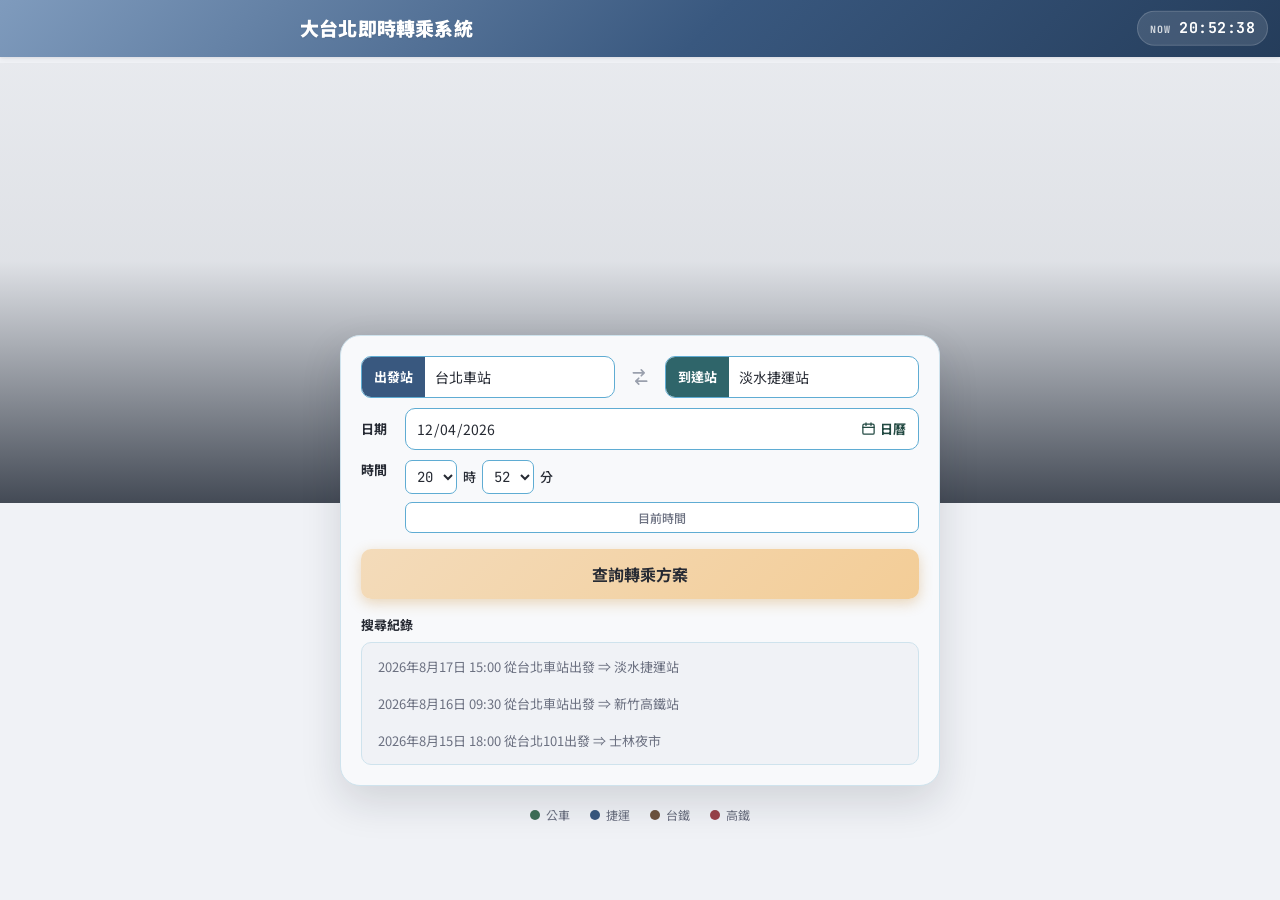
<file: transit/web/index.html>
<!DOCTYPE html>
<html lang="zh-Hant">
<head>
<meta charset="UTF-8">
<meta name="viewport" content="width=device-width, initial-scale=1.0">
<title>大台北即時轉乘系統</title>
<link rel="preconnect" href="https://fonts.googleapis.com">
<link rel="preconnect" href="https://fonts.gstatic.com" crossorigin>
<link href="https://fonts.googleapis.com/css2?family=Noto+Sans+TC:wght@400;500;700;900&family=JetBrains+Mono:wght@500;700&display=swap" rel="stylesheet">
<link rel="stylesheet" href="style.css">
</head>
<body>

  <!-- ===== 固定頁首：Header + 功能導覽列一起 sticky，下滑頁面不會移動 ===== -->
  <div class="site-header">
    <!-- ===== Header：品牌 + 即時時鐘（本系統核心賣點的視覺化身） ===== -->
    <header class="topbar">
      <div class="topbar__inner">
        <div class="wordmark">大台北即時轉乘系統</div>
        <div class="live-clock" id="liveClock" aria-label="目前時間">
          <span class="live-clock__label">NOW</span>
          <span class="live-clock__time" id="liveClockTime">--:--:--</span>
        </div>
      </div>
    </header>
  </div>

  <main class="page">

    <!-- ===== 搜尋卡片（查完仍留在畫面上，結果直接往下展開） ===== -->
    <div id="searchView">
      <!-- 背景輪播：捷運／公車／高鐵／台鐵 四張圖交叉淡入淡出，純 CSS 動畫、不用 JS -->
      <div class="hero-carousel" aria-hidden="true">
        <div class="hero-carousel__slide hero-carousel__slide--1" style="background-image: url('mrt.jpg')"></div>
        <div class="hero-carousel__slide hero-carousel__slide--2" style="background-image: url('bus.jpg')"></div>
        <div class="hero-carousel__slide hero-carousel__slide--3" style="background-image: url('high.jpg')"></div>
        <div class="hero-carousel__slide hero-carousel__slide--4" style="background-image: url('train.jpg')"></div>
        <div class="hero-carousel__overlay"></div>
      </div>
      <section class="search-card" id="searchCard" aria-label="查詢轉乘方案">
      <form id="searchForm" class="search-form" method="get" novalidate>

        <!-- 出發站／到達站 -->
        <div class="search-form__row search-form__row--stations">
          <div class="field-wrap">
            <div class="field field--origin">
              <label class="field__pill field__pill--origin" for="originInput">出發站</label>
              <input
                id="originInput"
                name="origin"
                type="text"
                class="field__input"
                placeholder="輸入車站或地標"
                value="台北車站"
                autocomplete="off"
                required
              >
            </div>
            <ul class="suggestions" id="originSuggestions" hidden></ul>
          </div>

          <button type="button" id="swapBtn" class="swap-btn" aria-label="交換出發與到達">
            <svg viewBox="0 0 24 24" width="20" height="20" aria-hidden="true">
              <path d="M4 7h13M17 7l-3.5-3.5M17 7l-3.5 3.5M20 17h-13M7 17l3.5 3.5M7 17l3.5-3.5"
                    fill="none" stroke="currentColor" stroke-width="2"
                    stroke-linecap="round" stroke-linejoin="round"/>
            </svg>
          </button>

          <div class="field-wrap">
            <div class="field field--destination">
              <label class="field__pill field__pill--destination" for="destinationInput">到達站</label>
              <input
                id="destinationInput"
                name="destination"
                type="text"
                class="field__input"
                placeholder="輸入車站或地標"
                value="淡水捷運站"
                autocomplete="off"
                required
              >
            </div>
            <ul class="suggestions" id="destinationSuggestions" hidden></ul>
          </div>
        </div>

        <!-- 日期（含日曆挑選） -->
        <div class="search-form__row search-form__row--date">
          <span class="row-label">日期</span>
          <div class="date-control">
            <input type="date" id="dateInput" name="date" class="date-control__input" aria-label="選擇日期">
            <button type="button" id="calendarBtn" class="date-control__cal-btn">
              <svg viewBox="0 0 24 24" width="15" height="15" aria-hidden="true">
                <rect x="3" y="5" width="18" height="16" rx="2" fill="none" stroke="currentColor" stroke-width="2"/>
                <path d="M3 10h18M8 3v4M16 3v4" stroke="currentColor" stroke-width="2" stroke-linecap="round"/>
              </svg>
              日曆
            </button>
          </div>
        </div>

        <!-- 時間 -->
        <div class="search-form__row search-form__row--time">
          <span class="row-label">時間</span>
          <div class="time-control">
            <select id="hourSelect" name="hour" class="time-select" aria-label="小時"></select>
            <span class="time-control__unit">時</span>
            <select id="minuteSelect" name="minute" class="time-select" aria-label="分鐘"></select>
            <span class="time-control__unit">分</span>
            <button type="button" id="nowTimeBtn" class="link-btn">目前時間</button>
          </div>
        </div>

        <!-- 查詢模式不是原生表單元件，用隱藏欄位跟著表單一起送出到網址參數 -->
        <input type="hidden" id="timeModeInput" name="mode" value="depart">

        <button type="submit" class="search-form__submit" id="submitBtn">
          <span id="submitBtnText">查詢轉乘方案</span>
        </button>

        <p class="search-form__error" id="searchError" role="alert" hidden></p>
      </form>

      <!-- 搜尋紀錄 -->
      <div class="quick-examples">
        <div class="quick-examples__header">
          <span class="quick-examples__label">搜尋紀錄</span>
        </div>
        <div class="quick-examples__box">
          <button type="button" class="chip" data-origin="台北車站" data-destination="淡水捷運站">2026年8月17日 15:00 從台北車站出發 ⇒ 淡水捷運站</button>
          <button type="button" class="chip" data-origin="台北車站" data-destination="新竹高鐵站">2026年8月16日 09:30 從台北車站出發 ⇒ 新竹高鐵站</button>
          <button type="button" class="chip" data-origin="台北101" data-destination="士林夜市">2026年8月15日 18:00 從台北101出發 ⇒ 士林夜市</button>
        </div>
      </div>
      </section>

      <section class="mode-legend" aria-label="支援的運具類型">
        <div class="mode-legend__item">
          <span class="mode-dot mode-dot--bus" aria-hidden="true"></span>
          <span>公車</span>
        </div>
        <div class="mode-legend__item">
          <span class="mode-dot mode-dot--metro" aria-hidden="true"></span>
          <span>捷運</span>
        </div>
        <div class="mode-legend__item">
          <span class="mode-dot mode-dot--train" aria-hidden="true"></span>
          <span>台鐵</span>
        </div>
        <div class="mode-legend__item">
          <span class="mode-dot mode-dot--hsr" aria-hidden="true"></span>
          <span>高鐵</span>
        </div>
      </section>
    </div>

    <!-- ===== 結果區（同一頁往下展開，不換頁） ===== -->
    <section id="resultsView" class="results-view" hidden aria-label="路線查詢結果">

      <div class="route-header">
        <div class="route-header__path">
          <span class="route-badge route-badge--origin">離開</span>
          <strong id="resultOrigin" class="route-header__station"></strong>
          <span class="route-header__arrow" aria-hidden="true">›</span>
          <span class="route-badge route-badge--dest">到達</span>
          <strong id="resultDestination" class="route-header__station"></strong>
        </div>
        <button type="button" id="backToSearchBtn" class="route-header__edit">更改搜尋條件</button>
      </div>

      <p class="route-query-bar" id="routeQueryBar"></p>

      <div class="route-tabs" role="tablist" aria-label="路線排序">
        <button type="button" class="route-tabs__btn route-tabs__btn--active" role="tab" aria-selected="true" data-sort="recommended">推薦路線</button>
        <button type="button" class="route-tabs__btn" role="tab" aria-selected="false" data-sort="fastest">最快路線</button>
        <button type="button" class="route-tabs__btn" role="tab" aria-selected="false" data-sort="cheapest">票價較低</button>
        <button type="button" class="route-tabs__btn" role="tab" aria-selected="false" data-sort="fewest">轉乘較少</button>
        <button type="button" class="route-tabs__btn" role="tab" aria-selected="false" data-sort="live">即時優先</button>
      </div>


      <div id="routeSummaryTable" class="route-summary" aria-label="路線一覽"></div>

      <p class="route-footnote">關於時間表修訂 ｜ 關於票價顯示 ｜ 關於定期票價</p>

      <div class="plan-shift">
        <button type="button" id="prevTrainsBtn" class="plan-shift__btn">◀ 前幾班車的出發及抵達時間</button>
        <button type="button" id="nextTrainsBtn" class="plan-shift__btn">接下來幾班車的出發及抵達時間 ▶</button>
      </div>

      <div id="planDetail" class="plan-detail" hidden></div>
    </section>

    <p id="emptyState" class="empty-state" hidden>找不到路線，換個地點再試試。</p>

  </main>

  <!-- ===== Debug 面板（?debug=1 或 Ctrl+Shift+D 開啟） ===== -->
  <aside id="debugPanel" class="debug-panel" hidden aria-label="除錯面板">
    <div class="debug-panel__head">
      <button type="button" id="debugFab" class="debug-panel__title" hidden>DEBUG</button>
      <span class="debug-panel__meta" id="debugMeta">—</span>
      <button type="button" id="debugClearBtn" class="debug-panel__btn">清除</button>
      <button type="button" id="debugCloseBtn" class="debug-panel__btn" aria-label="關閉除錯面板">×</button>
    </div>
    <ol class="debug-panel__log" id="debugLog"></ol>
  </aside>

  <script src="app.js"></script>
</body>
</html>
</file>
<file: transit/web/style.css>
:root {
  /* 色彩 */
  --ink:            #262A33;
  --ink-2:          #3B3F49;
  --paper:          #F0F2F6;
  --paper-card:     #F8F9FB;
  --line:           #CFE3ED;
  --line-strong:    #5FACD3;

  --rail-blue:      #39587F;
  --rail-blue-dark: #253D5B;
  --rail-blue-light:#7F9BBD;
  --rail-blue-soft: rgba(57, 88, 127, 0.08);
  --destination:    #2F656A;
  --destination-dark: #1F484C;
  --rose:           #2F656A;
  --rose-dark:      #1F484C;
  --rose-soft:      rgba(47, 101, 106, 0.08);
  --submit-orange:  #F3CD97;
  --submit-orange-dark: #E9B367;
  --link-green:     #74AAA1;
  --link-green-dark: #224942;
  --signal-amber:   #866F27;
  --signal-amber-ink: #5D4222;

  --ink-soft:       #6B7080;
  --ink-faint:      #9AA0AD;

  --bus:            #3E6F58;
  --metro:          #39587F;
  --train:          #6F533E;
  --hsr:            #9A4248;

  /* 字體 */
  --font-display: 'Noto Sans TC', 'Inter', system-ui, sans-serif;
  --font-body:    'Noto Sans TC', 'Inter', system-ui, sans-serif;
  --font-mono:    'JetBrains Mono', 'Noto Sans TC', monospace;

  /* 尺寸 */
  --radius-xl: 20px;
  --radius-lg: 14px;
  --radius-md: 10px;
  --radius-sm: 7px;
  --radius-full: 999px;

  /* 陰影分層 */
  --shadow-xs: 0 1px 2px rgba(18, 27, 45, 0.05);
  --shadow-sm: 0 2px 6px rgba(18, 27, 45, 0.06), 0 1px 2px rgba(18, 27, 45, 0.05);
  --shadow-md: 0 8px 24px rgba(18, 27, 45, 0.10), 0 2px 6px rgba(18, 27, 45, 0.05);
  --shadow-lg: 0 16px 40px rgba(18, 27, 45, 0.14);

  /* 動效 */
  --ease: cubic-bezier(0.4, 0, 0.2, 1);
}

* { box-sizing: border-box; }

html, body {
  margin: 0;
  padding: 0;
  background: var(--paper);
  color: var(--ink);
  font-family: var(--font-body);
  font-size: 14px;
  line-height: 1.5;
  -webkit-font-smoothing: antialiased;
}

button, input, select {
  font-family: inherit;
}

:focus-visible {
  outline: 2px solid var(--rail-blue);
  outline-offset: 2px;
  border-radius: 4px;
}

/* ============ 固定頁首（Header + 導覽列一起 sticky，下滑頁面不移動）============ */
.site-header {
  position: sticky;
  top: 0;
  z-index: 10;
}

/* ============ Header ============ */
.topbar {
  background: linear-gradient(135deg, var(--rail-blue-light), var(--rail-blue) 55%, var(--rail-blue-dark));
  color: #fff;
  padding: 14px 0;
  box-shadow: var(--shadow-sm);
  position: relative;
  z-index: 5;
}

/* 左右內距改放這裡（跟 .page 同一套算法），這樣品牌字跟搜尋卡片的左邊界才會真的對齊 */
.topbar__inner {
  max-width: 720px;
  margin: 0 auto;
  padding: 0 20px;
  display: flex;
  align-items: center;
  justify-content: space-between;
  gap: 12px;
}

.wordmark {
  font-family: var(--font-display);
  font-weight: 900;
  font-size: 19px;
  letter-spacing: 0.01em;
  text-shadow: 0 1px 2px rgba(0, 0, 0, 0.1);
}

/* 脫離 .topbar__inner 的置中欄位，貼著瀏覽器右邊（不受 720px 內容寬度限制），再往右一點 */
.live-clock {
  position: absolute;
  right: 12px;
  top: 50%;
  transform: translateY(-50%);
  display: flex;
  align-items: baseline;
  gap: 8px;
  background: rgba(255, 255, 255, 0.12);
  padding: 5px 12px;
  border-radius: var(--radius-full);
  border: 1px solid rgba(255, 255, 255, 0.16);
}

.live-clock__label {
  font-family: var(--font-mono);
  font-size: 10px;
  font-weight: 700;
  letter-spacing: 0.12em;
  color: rgba(255, 255, 255, 0.8);
}

.live-clock__time {
  font-family: var(--font-mono);
  font-weight: 700;
  font-size: 15px;
  color: #fff;
  font-variant-numeric: tabular-nums;
  letter-spacing: 0.03em;
}

/* ============ Layout ============ */
html, body {
  overflow-x: hidden;
}

.page {
  max-width: 720px;
  margin: 0 auto;
  padding: 6px 20px 48px;
}

/* ============ 首頁背景（搜尋頁：仿 NAVITIME 滿版照片橫幅 + 浮卡疊在下緣）============ */
#searchView {
  position: relative;
  padding-top: 440px;
}

/* 破框滿版：橫幅寬度不受 .page 的 720px 限制，貼齊瀏覽器左右邊緣（.page 是置中的，
   所以「left:50%+margin-left:-50vw」這招可以用） */
/* 拿掉功能導覽列後空出來的高度，全部讓給輪播圖 */
.hero-carousel {
  position: absolute;
  top: 0;
  left: 50%;
  width: 100vw;
  margin-left: -50vw;
  height: 440px;
  overflow: hidden;
}

/* 四張圖（捷運／公車／高鐵／台鐵）輪流淡入淡出：每張 16 秒跑一輪，
   四張各錯開 4 秒，同一時間只有一張是亮的，純 CSS animation，不用 JS／不用 <img> 切換 */
.hero-carousel__slide {
  position: absolute;
  inset: 0;
  background-size: cover;
  background-repeat: no-repeat;
  opacity: 0;
  animation: heroCarouselFade 16s infinite;
}

/* 捷運：橫幅拉高後位置往上移一點，露出更多月台結構，比較有「拉遠」的感覺 */
.hero-carousel__slide--1 { background-position: center 34%; animation-delay: 0s; }
.hero-carousel__slide--2 { background-position: center 30%; animation-delay: 4s; }
/* 高鐵：原本太偏上面幾乎看不到車身，往下移到車身中段 */
.hero-carousel__slide--3 { background-position: center 63%; animation-delay: 8s; }
/* 台鐵：置中對準車頭 */
.hero-carousel__slide--4 { background-position: center 50%; animation-delay: 12s; }

@keyframes heroCarouselFade {
  0%   { opacity: 0; }
  3%   { opacity: 1; }
  22%  { opacity: 1; }
  26%  { opacity: 0; }
  100% { opacity: 0; }
}

.hero-carousel__overlay {
  position: absolute;
  inset: 0;
  background: linear-gradient(180deg, rgba(24, 32, 45, 0.04) 0%, rgba(24, 32, 45, 0.08) 45%, rgba(24, 32, 45, 0.8) 100%);
}

@media (prefers-reduced-motion: reduce) {
  .hero-carousel__slide {
    animation: none;
    opacity: 0;
  }
  .hero-carousel__slide--1 {
    opacity: 1;
  }
}

/* ============ Search Card ============ */
/* 卡片縮窄、置中放，跟品牌字／hero 標語同一條中線 */
.search-card {
  position: relative;
  z-index: 1;
  max-width: 600px;
  margin: -168px auto 0;
  background: var(--paper-card);
  border-radius: var(--radius-xl);
  padding: 20px;
  border: 1px solid var(--line);
  box-shadow: var(--shadow-lg);
}

.search-form__row {
  display: flex;
  align-items: center;
  gap: 8px;
}

.search-form__row + .search-form__row {
  margin-top: 10px;
}

.row-label {
  flex-shrink: 0;
  width: 36px;
  font-size: 13px;
  font-weight: 700;
  color: var(--ink);
}

/* 欄位包裝 */
.field-wrap {
  position: relative;
  flex: 1;
  min-width: 0;
}

.suggestions {
  position: absolute;
  top: calc(100% + 6px);
  left: 0;
  right: 0;
  z-index: 20;
  margin: 0;
  padding: 4px;
  list-style: none;
  background: #fff;
  border: 1px solid var(--line);
  border-radius: var(--radius-md);
  max-height: 220px;
  overflow-y: auto;
  box-shadow: var(--shadow-md);
}

.suggestions[hidden] {
  display: none;
}

.suggestions li {
  padding: 8px 10px;
  font-size: 13px;
  color: var(--ink);
  border-radius: var(--radius-sm);
  cursor: pointer;
}

.suggestions li:hover,
.suggestions li.is-active {
  background: var(--rail-blue-soft);
  color: var(--rail-blue-dark);
}

.link-btn {
  flex-shrink: 0;
  border: none;
  background: none;
  color: var(--rail-blue);
  font-size: 13px;
  font-weight: 700;
  cursor: pointer;
  white-space: nowrap;
  padding: 10px 4px;
}

.link-btn:hover {
  text-decoration: underline;
}

/* 日期列 */
.date-control {
  flex: 1;
  display: flex;
  align-items: center;
  gap: 8px;
  border: 1px solid var(--line-strong);
  border-radius: var(--radius-md);
  padding: 0 8px 0 10px;
  background: #fff;
  transition: border-color 0.15s var(--ease), box-shadow 0.15s var(--ease);
}

.date-control:focus-within {
  border-color: var(--rail-blue);
  box-shadow: 0 0 0 3px var(--rail-blue-soft);
}

.date-control__input {
  flex: 1;
  min-width: 0;
  border: none;
  background: transparent;
  font-size: 14px;
  color: var(--ink);
  padding: 9px 0;
}

.date-control__input:focus {
  outline: none;
}

/* 原生日期輸入框自帶的小日曆圖示跟旁邊自訂的「日曆」按鈕重複，隱藏它（不影響 showPicker() 功能） */
.date-control__input::-webkit-calendar-picker-indicator {
  display: none;
  -webkit-appearance: none;
}

.date-control__cal-btn {
  flex-shrink: 0;
  display: flex;
  align-items: center;
  gap: 4px;
  border: none;
  background: none;
  color: var(--link-green-dark);
  font-size: 13px;
  font-weight: 700;
  padding: 6px 4px;
  cursor: pointer;
}

.date-control__cal-btn:hover {
  text-decoration: underline;
}

/* 時間列 */
.search-form__row--time {
  flex-wrap: wrap;
  align-items: flex-start;
  gap: 8px;
}

.time-control {
  display: flex;
  align-items: center;
  gap: 6px;
  flex-wrap: wrap;
  flex: 1;
  min-width: 0;
}

.time-select {
  border: 1px solid var(--line-strong);
  border-radius: var(--radius-sm);
  padding: 6px 6px;
  font-size: 14px;
  font-family: var(--font-mono);
  color: var(--ink);
  background: #fff;
  width: 52px;
  text-align: center;
  transition: border-color 0.15s var(--ease), box-shadow 0.15s var(--ease);
}

.time-select:focus {
  outline: none;
  border-color: var(--rail-blue);
  box-shadow: 0 0 0 3px var(--rail-blue-soft);
}

.time-control__unit {
  font-size: 13px;
  color: var(--ink);
  font-weight: 500;
}

.time-control .link-btn {
  border: 1px solid var(--line-strong);
  background: #fff;
  padding: 6px 10px;
  border-radius: var(--radius-sm);
  font-size: 12px;
  font-weight: 500;
  color: var(--ink-soft);
  flex-basis: 100%;
  width: fit-content;
  margin-top: 2px;
}

.time-control .link-btn:hover {
  text-decoration: none;
  border-color: var(--rail-blue);
  color: var(--rail-blue);
}

.field {
  flex: 1;
  min-width: 0;
  display: flex;
  align-items: stretch;
  border: 1px solid var(--line-strong);
  border-radius: var(--radius-md);
  overflow: hidden;
  background: #fff;
  transition: border-color 0.15s var(--ease), box-shadow 0.15s var(--ease);
}

.field:focus-within {
  border-color: var(--rail-blue);
  box-shadow: 0 0 0 3px var(--rail-blue-soft);
}

.field--destination:focus-within {
  border-color: var(--destination);
  box-shadow: 0 0 0 3px var(--rose-soft);
}

.field__pill {
  flex-shrink: 0;
  font-size: 13px;
  font-weight: 700;
  color: #fff;
  padding: 10px 12px;
  display: flex;
  align-items: center;
  white-space: nowrap;
}

.field__pill--origin {
  background: var(--rail-blue);
}

.field__pill--destination {
  background: var(--destination);
}

.field__input {
  flex: 1;
  min-width: 0;
  border: none;
  padding: 10px 10px;
  font-size: 14px;
  color: var(--ink);
  background: transparent;
}

.field__input::placeholder {
  color: var(--ink-faint);
}

.field__input:focus {
  outline: none;
}

.swap-btn {
  flex-shrink: 0;
  width: 34px;
  height: 34px;
  border-radius: 50%;
  border: 1px solid transparent;
  background: none;
  color: var(--ink-faint);
  display: flex;
  align-items: center;
  justify-content: center;
  cursor: pointer;
  padding: 0;
  transition: color 0.15s var(--ease), transform 0.25s var(--ease), background 0.15s var(--ease), border-color 0.15s var(--ease);
}

.swap-btn:hover {
  color: var(--rail-blue);
  background: var(--rail-blue-soft);
  border-color: var(--line);
  transform: rotate(180deg);
}

.search-form__submit {
  width: 100%;
  margin-top: 16px;
  padding: 13px;
  border: none;
  border-radius: var(--radius-md);
  background: linear-gradient(135deg, #F3DBBA, var(--submit-orange));
  color: var(--ink);
  font-size: 16px;
  font-weight: 700;
  letter-spacing: 0.01em;
  cursor: pointer;
  box-shadow: 0 4px 14px rgba(195, 128, 34, 0.3);
  transition: background 0.15s var(--ease), box-shadow 0.15s var(--ease), transform 0.15s var(--ease), opacity 0.15s var(--ease);
}

.search-form__submit:hover {
  background: linear-gradient(135deg, #F3DBBA, var(--submit-orange-dark));
  box-shadow: 0 6px 18px rgba(195, 128, 34, 0.38);
  transform: translateY(-1px);
}

.search-form__submit:active {
  transform: translateY(0);
  box-shadow: 0 2px 8px rgba(195, 128, 34, 0.26);
}

.search-form__submit:disabled {
  opacity: 0.6;
  cursor: default;
  transform: none;
}

.search-form__error {
  margin: 10px 0 0;
  font-size: 13px;
  color: var(--rose-dark);
  font-weight: 600;
}

/* 搜尋紀錄區 */
.quick-examples {
  margin-top: 16px;
}

.quick-examples__header {
  display: flex;
  align-items: center;
  justify-content: space-between;
  gap: 12px;
  margin-bottom: 8px;
}

.quick-examples__label {
  font-size: 13px;
  font-weight: 700;
  color: var(--ink);
}

.quick-examples__box {
  background: var(--paper);
  border: 1px solid var(--line);
  border-radius: var(--radius-md);
  padding: 6px;
  display: flex;
  flex-direction: column;
  gap: 2px;
}

.chip {
  display: block;
  width: 100%;
  text-align: left;
  font-size: 13px;
  font-weight: 400;
  padding: 8px 10px;
  border: none;
  border-radius: var(--radius-sm);
  background: none;
  color: var(--ink-soft);
  cursor: pointer;
  transition: color 0.15s var(--ease), background 0.15s var(--ease);
}

.chip:hover {
  color: var(--rail-blue-dark);
  background: #fff;
}

/* ============ Mode legend ============ */
.mode-legend {
  display: flex;
  justify-content: center;
  gap: 20px;
  margin-top: 20px;
  flex-wrap: wrap;
}

.mode-legend__item {
  display: flex;
  align-items: center;
  gap: 6px;
  font-size: 12px;
  color: var(--ink-soft);
}

.mode-dot {
  width: 10px;
  height: 10px;
  border-radius: 50%;
  display: inline-block;
}

.mode-dot--bus    { background: var(--bus); }
.mode-dot--metro  { background: var(--metro); }
.mode-dot--train  { background: var(--train); }
.mode-dot--hsr    { background: var(--hsr); }

/* ============ Results ============ */
/* 結果直接接在搜尋卡片下方（不換頁），外框保留與搜尋卡片相同的邊框。 */
.results-view {
  margin-top: 20px;
  background: #fff;
  border: 1px solid var(--line);
  border-radius: var(--radius-xl);
  padding: 18px;
  box-shadow: var(--shadow-md);
}

.results-view[hidden] {
  display: none;
}

/* --- 標題列：離開 A › 到達 B --- */
.route-header {
  display: flex;
  align-items: center;
  justify-content: space-between;
  gap: 12px;
  flex-wrap: wrap;
}

.route-header__path {
  display: flex;
  align-items: center;
  gap: 8px;
  flex-wrap: wrap;
  min-width: 0;
}

.route-badge {
  font-size: 12px;
  font-weight: 700;
  color: #fff;
  padding: 3px 10px;
  border-radius: var(--radius-full);
  white-space: nowrap;
}

.route-badge--origin { background: var(--rail-blue); }
.route-badge--dest   { background: var(--destination); }

.route-header__station {
  font-size: 20px;
  font-weight: 900;
  color: var(--ink);
}

.route-header__arrow {
  color: var(--ink-faint);
  font-size: 20px;
  font-weight: 700;
}

.route-header__edit {
  flex-shrink: 0;
  border: 1px solid var(--link-green);
  background: #fff;
  color: var(--link-green-dark);
  font-size: 13px;
  font-weight: 700;
  padding: 9px 14px;
  border-radius: var(--radius-full);
  cursor: pointer;
  transition: background 0.15s var(--ease), box-shadow 0.15s var(--ease);
}

.route-header__edit:hover {
  background: rgba(116, 170, 161, 0.08);
  box-shadow: var(--shadow-xs);
}

/* --- 查詢條件列 --- */
.route-query-bar {
  margin: 12px 0 0;
  background: var(--paper-card);
  border: 1px solid var(--line);
  border-radius: var(--radius-md);
  padding: 9px 14px;
  font-size: 13px;
  font-weight: 700;
  color: var(--ink-2);
}

/* --- 排序頁籤 --- */
.route-tabs {
  display: flex;
  gap: 2px;
  margin-top: 14px;
  border-bottom: 2px solid var(--link-green);
  flex-wrap: wrap;
}

.route-tabs__btn {
  border: 1px solid var(--line);
  border-bottom: none;
  background: var(--paper-card);
  color: var(--ink-soft);
  font-size: 12px;
  font-weight: 700;
  padding: 8px 12px;
  border-radius: var(--radius-md) var(--radius-md) 0 0;
  cursor: pointer;
  transition: color 0.15s var(--ease), background 0.15s var(--ease);
}

.route-tabs__btn:hover {
  color: var(--link-green-dark);
  background: #fff;
}

.route-tabs__btn--active,
.route-tabs__btn--active:hover {
  background: var(--link-green-dark);
  border-color: var(--link-green-dark);
  color: #fff;
}

/* --- 方案一覽表 --- */
.route-summary {
  margin-top: 12px;
  border: 1px solid var(--line);
  border-radius: var(--radius-md);
  overflow: hidden;
  background: #fff;
  box-shadow: var(--shadow-sm);
}

.route-summary__row {
  width: 100%;
  display: grid;
  grid-template-columns: 34px minmax(150px, 1.2fr) 84px 96px 84px 1fr auto;
  align-items: center;
  column-gap: 10px;
  text-align: left;
  border: none;
  border-top: 1px solid var(--line);
  background: #fff;
  padding: 10px 12px 10px 0;
  cursor: pointer;
  font-family: inherit;
  transition: background 0.12s ease;
}

.route-summary__row:first-child {
  border-top: none;
}

.route-summary__row:hover {
  background: rgba(116, 170, 161, 0.06);
}

.route-summary__row--active {
  background: rgba(116, 170, 161, 0.12);
}

.route-summary__num {
  align-self: stretch;
  display: flex;
  align-items: center;
  justify-content: center;
  background: var(--link-green-dark);
  color: #fff;
  font-family: var(--font-mono);
  font-size: 15px;
  font-weight: 700;
  padding: 10px 0;
  margin: -10px 0;
}

.route-summary__row--active .route-summary__num {
  background: #324A2B;
}

.route-summary__times {
  font-family: var(--font-mono);
  font-size: 17px;
  font-weight: 700;
  color: var(--link-green-dark);
  font-variant-numeric: tabular-nums;
  white-space: nowrap;
}

.route-summary__arrow {
  margin: 0 6px;
  color: var(--ink-faint);
  font-weight: 500;
}

.route-summary__duration {
  font-size: 13px;
  font-weight: 700;
  color: var(--ink);
  white-space: nowrap;
}

.route-summary__fare {
  display: flex;
  flex-direction: column;
  line-height: 1.3;
  white-space: nowrap;
}

.route-summary__fare-main {
  font-size: 13px;
  font-weight: 700;
  color: var(--rose-dark);
}

.route-summary__fare-ic {
  font-size: 11px;
  color: var(--ink-soft);
}

.route-summary__transfer {
  font-size: 12px;
  font-weight: 700;
  color: var(--link-green-dark);
  background: rgba(116, 170, 161, 0.12);
  border-radius: var(--radius-sm);
  padding: 3px 8px;
  text-align: center;
  white-space: nowrap;
}

.route-summary__meta {
  display: flex;
  align-items: center;
  gap: 6px;
  flex-wrap: wrap;
  font-size: 11px;
  color: var(--ink-soft);
  min-width: 0;
}

.route-summary__live {
  background: var(--signal-amber);
  color: #fff;
  font-weight: 700;
  padding: 2px 6px;
  border-radius: var(--radius-sm);
  white-space: nowrap;
}

.route-summary__modes {
  display: flex;
  gap: 4px;
  padding-left: 4px;
}

.route-footnote {
  margin: 8px 0 0;
  text-align: right;
  font-size: 11px;
  color: var(--ink-faint);
}

/* --- 前後班次 --- */
.plan-shift {
  display: flex;
  justify-content: space-between;
  gap: 8px;
  margin-top: 14px;
  flex-wrap: wrap;
}

.plan-shift__btn {
  border: none;
  background: none;
  color: var(--rail-blue);
  font-size: 12px;
  font-weight: 700;
  cursor: pointer;
  padding: 4px 2px;
}

.plan-shift__btn:hover {
  text-decoration: underline;
}

/* --- 路線詳情 --- */
.plan-detail {
  margin-top: 10px;
  border: 1px solid var(--line);
  border-top: 3px solid var(--link-green);
  border-radius: var(--radius-lg);
  background: #fff;
  overflow: hidden;
  box-shadow: var(--shadow-md);
}

.plan-detail[hidden] {
  display: none;
}

.plan-detail__header {
  display: flex;
  align-items: flex-start;
  gap: 12px;
  background: rgba(116, 170, 161, 0.1);
  padding: 12px 14px;
}

.plan-detail__num {
  flex-shrink: 0;
  width: 26px;
  height: 26px;
  border-radius: 50%;
  background: var(--link-green-dark);
  color: #fff;
  font-family: var(--font-mono);
  font-weight: 700;
  font-size: 14px;
  display: flex;
  align-items: center;
  justify-content: center;
}

.plan-detail__summary {
  flex: 1;
  min-width: 0;
}

.plan-detail__times {
  margin: 0;
  font-size: 15px;
  color: var(--ink-2);
}

.plan-detail__times strong {
  font-family: var(--font-mono);
  font-size: 21px;
  font-weight: 700;
  color: var(--link-green-dark);
  font-variant-numeric: tabular-nums;
}

.plan-detail__arrow {
  margin: 0 6px;
  color: var(--ink-faint);
}

.plan-detail__stats {
  margin: 4px 0 0;
  font-size: 12px;
  color: var(--ink-soft);
}

.plan-detail__tags {
  display: flex;
  gap: 4px;
  margin-top: 6px;
  flex-wrap: wrap;
}

.plan-tag {
  font-size: 11px;
  font-weight: 700;
  color: #fff;
  padding: 2px 7px;
  border-radius: var(--radius-sm);
}

.plan-tag--live { background: var(--signal-amber); }
.plan-tag--easy { background: var(--bus); }
.plan-tag--fast { background: var(--rail-blue); }

.plan-detail__fare {
  flex-shrink: 0;
  display: flex;
  flex-direction: column;
  align-items: flex-end;
  line-height: 1.4;
}

.plan-detail__fare-label {
  font-size: 11px;
  color: var(--ink-soft);
}

.plan-detail__fare-main {
  font-family: var(--font-mono);
  font-size: 17px;
  font-weight: 700;
  color: var(--rose-dark);
}

.plan-detail__fare-ic {
  font-size: 11px;
  color: var(--ink-soft);
}

/* --- 時間軸：車站節點 ↔ 乘車／步行區間 --- */
.timeline {
  padding: 4px 14px 14px;
}

.tl-row {
  display: grid;
  grid-template-columns: 88px 22px 1fr;
  column-gap: 10px;
  align-items: stretch;
}

.tl-row__time {
  display: flex;
  flex-direction: column;
  align-items: flex-end;
  justify-content: center;
  padding: 8px 0;
  text-align: right;
}

.tl-time {
  font-family: var(--font-mono);
  font-size: 13px;
  font-variant-numeric: tabular-nums;
  white-space: nowrap;
}

.tl-time--arrive { color: var(--ink-soft); }

.tl-time--depart {
  font-weight: 700;
  color: var(--ink);
}

.tl-time--dur {
  font-size: 12px;
  color: var(--ink-soft);
}

.tl-time--dist {
  font-size: 11px;
  color: var(--ink-faint);
  font-family: var(--font-body);
}

.tl-row__rail {
  position: relative;
  display: flex;
  align-items: center;
  justify-content: center;
}

.tl-pin {
  width: 13px;
  height: 13px;
  border-radius: 50%;
  background: #fff;
  border: 3px solid var(--ink-faint);
  z-index: 1;
}

.tl-pin--bus   { border-color: var(--bus); }
.tl-pin--metro { border-color: var(--metro); }
.tl-pin--train { border-color: var(--train); }
.tl-pin--hsr   { border-color: var(--hsr); }

.tl-bar {
  width: 8px;
  min-height: 46px;
  height: 100%;
  border-radius: 2px;
  background: var(--metro);
}

.tl-bar--bus   { background: var(--bus); }
.tl-bar--metro { background: var(--metro); }
.tl-bar--train { background: var(--train); }
.tl-bar--hsr   { background: var(--hsr); }

.tl-bar--walk {
  width: 4px;
  background: repeating-linear-gradient(
    to bottom,
    var(--line-strong) 0 5px,
    transparent 5px 10px
  );
}

.tl-row__body {
  padding: 8px 0;
  min-width: 0;
}

.tl-row--station .tl-row__body {
  border-bottom: 1px solid var(--line);
}

.tl-row--end .tl-row__body {
  border-bottom: none;
}

.tl-station {
  display: flex;
  align-items: center;
  gap: 8px;
  flex-wrap: wrap;
}

.tl-badge {
  font-size: 11px;
  font-weight: 700;
  color: #fff;
  padding: 2px 8px;
  border-radius: var(--radius-sm);
}

.tl-badge--start { background: var(--rail-blue); }
.tl-badge--end   { background: var(--destination); }

.tl-station__name {
  font-size: 15px;
  font-weight: 700;
  color: var(--ink);
}

.tl-station__tools {
  display: flex;
  gap: 4px;
  margin-left: auto;
}

.tl-tool {
  border: 1px solid var(--line-strong);
  background: #fff;
  color: var(--ink-soft);
  font-size: 11px;
  padding: 3px 8px;
  border-radius: var(--radius-sm);
  cursor: pointer;
  white-space: nowrap;
}

.tl-tool:hover {
  border-color: var(--rail-blue);
  color: var(--rail-blue);
}

.tl-note {
  margin: 4px 0 0;
  font-size: 11px;
  color: var(--signal-amber-ink);
}

.tl-ride__route {
  margin: 0;
  font-size: 13px;
  color: var(--ink);
  display: flex;
  align-items: center;
  gap: 6px;
  flex-wrap: wrap;
}

.tl-mode-tag {
  font-size: 11px;
  font-weight: 700;
  color: #fff;
  padding: 2px 7px;
  border-radius: var(--radius-sm);
  background: var(--metro);
}

.tl-mode-tag--bus   { background: var(--bus); }
.tl-mode-tag--metro { background: var(--metro); }
.tl-mode-tag--train { background: var(--train); }
.tl-mode-tag--hsr   { background: var(--hsr); }
.tl-mode-tag--walk  { background: var(--ink-faint); }

.tl-ride__dir {
  font-size: 12px;
  color: var(--ink-soft);
}

.tl-platform {
  display: inline-block;
  margin: 5px 0 0;
  font-size: 11px;
  font-weight: 700;
  color: var(--rail-blue-dark);
  background: var(--rail-blue-soft);
  border: 1px solid var(--rail-blue);
  border-radius: var(--radius-sm);
  padding: 2px 8px;
}

.tl-ride__detail {
  margin: 5px 0 0;
  font-size: 12px;
  color: var(--ink-soft);
}

.empty-state {
  text-align: center;
  color: var(--ink-faint);
  font-size: 14px;
  margin-top: 28px;
  padding: 32px 24px;
  background: var(--paper-card);
  border: 1px solid var(--line);
  border-radius: var(--radius-lg);
  box-shadow: var(--shadow-sm);
}

/* ============ Responsive ============ */
@media (max-width: 560px) {
  .page {
    padding: 6px 12px 40px;
  }

  #searchView {
    padding-top: 380px;
  }

  .hero-carousel {
    height: 380px;
  }

  .search-card {
    margin-top: -140px;
    padding: 14px;
    border-radius: var(--radius-lg);
  }

  .search-form__row--stations {
    flex-direction: column;
    align-items: stretch;
  }

  .swap-btn {
    align-self: center;
    transform: rotate(90deg);
  }

  .swap-btn:hover {
    transform: rotate(270deg);
  }

  .search-form__row--date,
  .search-form__row--time {
    flex-direction: column;
    align-items: stretch;
    gap: 6px;
  }

  .row-label {
    width: auto;
  }

  /* 結果區：一覽表改成兩欄堆疊 */
  .results-view {
    padding: 14px 10px;
    border-radius: var(--radius-lg);
  }

  .route-header__station {
    font-size: 17px;
  }

  .route-summary__row {
    grid-template-columns: 30px 1fr auto;
    row-gap: 4px;
    padding: 10px 10px 10px 0;
  }

  .route-summary__num {
    grid-row: 1 / span 3;
  }

  .route-summary__times { font-size: 16px; }

  .route-summary__duration { text-align: right; }

  .route-summary__fare,
  .route-summary__transfer {
    grid-column: 2;
    text-align: left;
  }

  .route-summary__transfer {
    justify-self: start;
  }

  .route-summary__meta {
    grid-column: 2 / span 2;
  }

  .route-summary__modes {
    grid-column: 3;
    grid-row: 2;
    justify-self: end;
  }

  .plan-detail__header {
    flex-wrap: wrap;
  }

  .plan-detail__fare {
    align-items: flex-start;
  }

  .timeline {
    padding: 4px 8px 12px;
  }

  .tl-row {
    grid-template-columns: 66px 18px 1fr;
    column-gap: 6px;
  }

  .tl-station__tools {
    display: none;
  }
}

/* ============ Debug 面板 ============ */
.debug-panel {
  position: fixed;
  right: 12px;
  bottom: 12px;
  z-index: 100;
  width: min(460px, calc(100vw - 24px));
  background: #1F2430;
  color: #E6E6E6;
  border: 1px solid #3A4152;
  border-radius: var(--radius-md);
  box-shadow: 0 8px 24px rgba(0, 0, 0, 0.3);
  font-family: var(--font-mono);
  font-size: 11px;
  overflow: hidden;
}

.debug-panel[hidden] {
  display: none;
}

.debug-panel__head {
  display: flex;
  align-items: center;
  gap: 8px;
  padding: 6px 8px;
  background: #171B24;
  border-bottom: 1px solid #3A4152;
}

.debug-panel__title {
  border: none;
  background: #F29400;
  color: #1F2430;
  font-family: inherit;
  font-size: 10px;
  font-weight: 700;
  letter-spacing: 0.1em;
  padding: 3px 8px;
  border-radius: var(--radius-sm);
  cursor: pointer;
}

.debug-panel__meta {
  flex: 1;
  min-width: 0;
  color: #8FA0BF;
  overflow: hidden;
  text-overflow: ellipsis;
  white-space: nowrap;
}

.debug-panel__btn {
  border: 1px solid #3A4152;
  background: transparent;
  color: #C3CCDC;
  font-family: inherit;
  font-size: 11px;
  padding: 3px 8px;
  border-radius: var(--radius-sm);
  cursor: pointer;
}

.debug-panel__btn:hover {
  border-color: var(--submit-orange);
  color: var(--submit-orange);
}

.debug-panel__log {
  margin: 0;
  padding: 6px;
  list-style: none;
  max-height: 240px;
  overflow-y: auto;
}

.debug-panel--collapsed .debug-panel__log {
  display: none;
}

.debug-row {
  display: flex;
  gap: 6px;
  padding: 2px 4px;
  border-bottom: 1px solid rgba(255, 255, 255, 0.05);
  line-height: 1.5;
}

.debug-row__time { color: #6C7A93; flex-shrink: 0; }

.debug-row__tag {
  flex-shrink: 0;
  min-width: 46px;
  font-weight: 700;
  color: #8FA0BF;
}

.debug-row--search .debug-row__tag { color: #F29400; }
.debug-row--fetch  .debug-row__tag { color: #6BCB77; }
.debug-row--render .debug-row__tag { color: #D48FD4; }
.debug-row--boot   .debug-row__tag { color: #6EA8FE; }
.debug-row--error  .debug-row__tag { color: #FF6B6B; }
.debug-row--error  .debug-row__msg { color: #FFB3B3; }

.debug-row__msg { flex-shrink: 0; }

.debug-row__data {
  color: #8FA0BF;
  min-width: 0;
  overflow: hidden;
  text-overflow: ellipsis;
  white-space: nowrap;
}

@media (prefers-reduced-motion: reduce) {
  .swap-btn {
    transition: none;
  }
  .swap-btn:hover {
    transform: none;
  }
}
</file>
